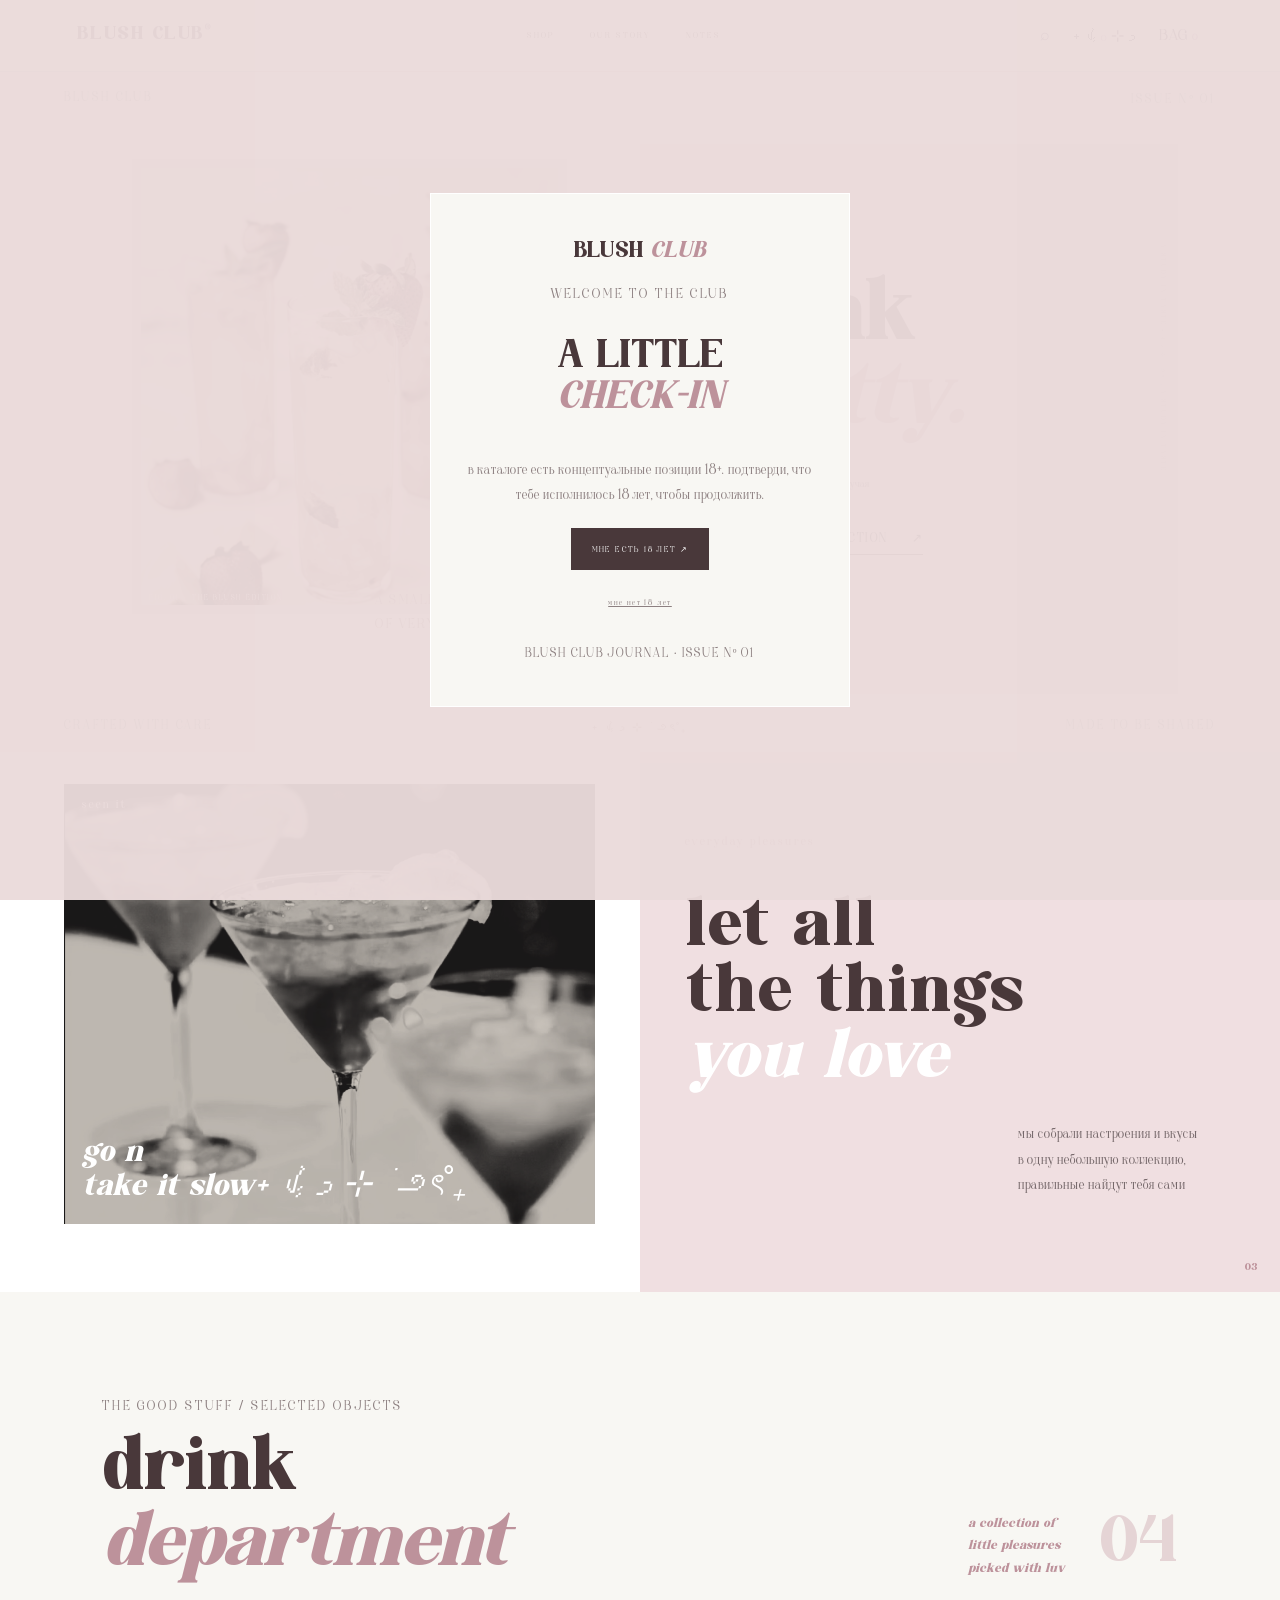
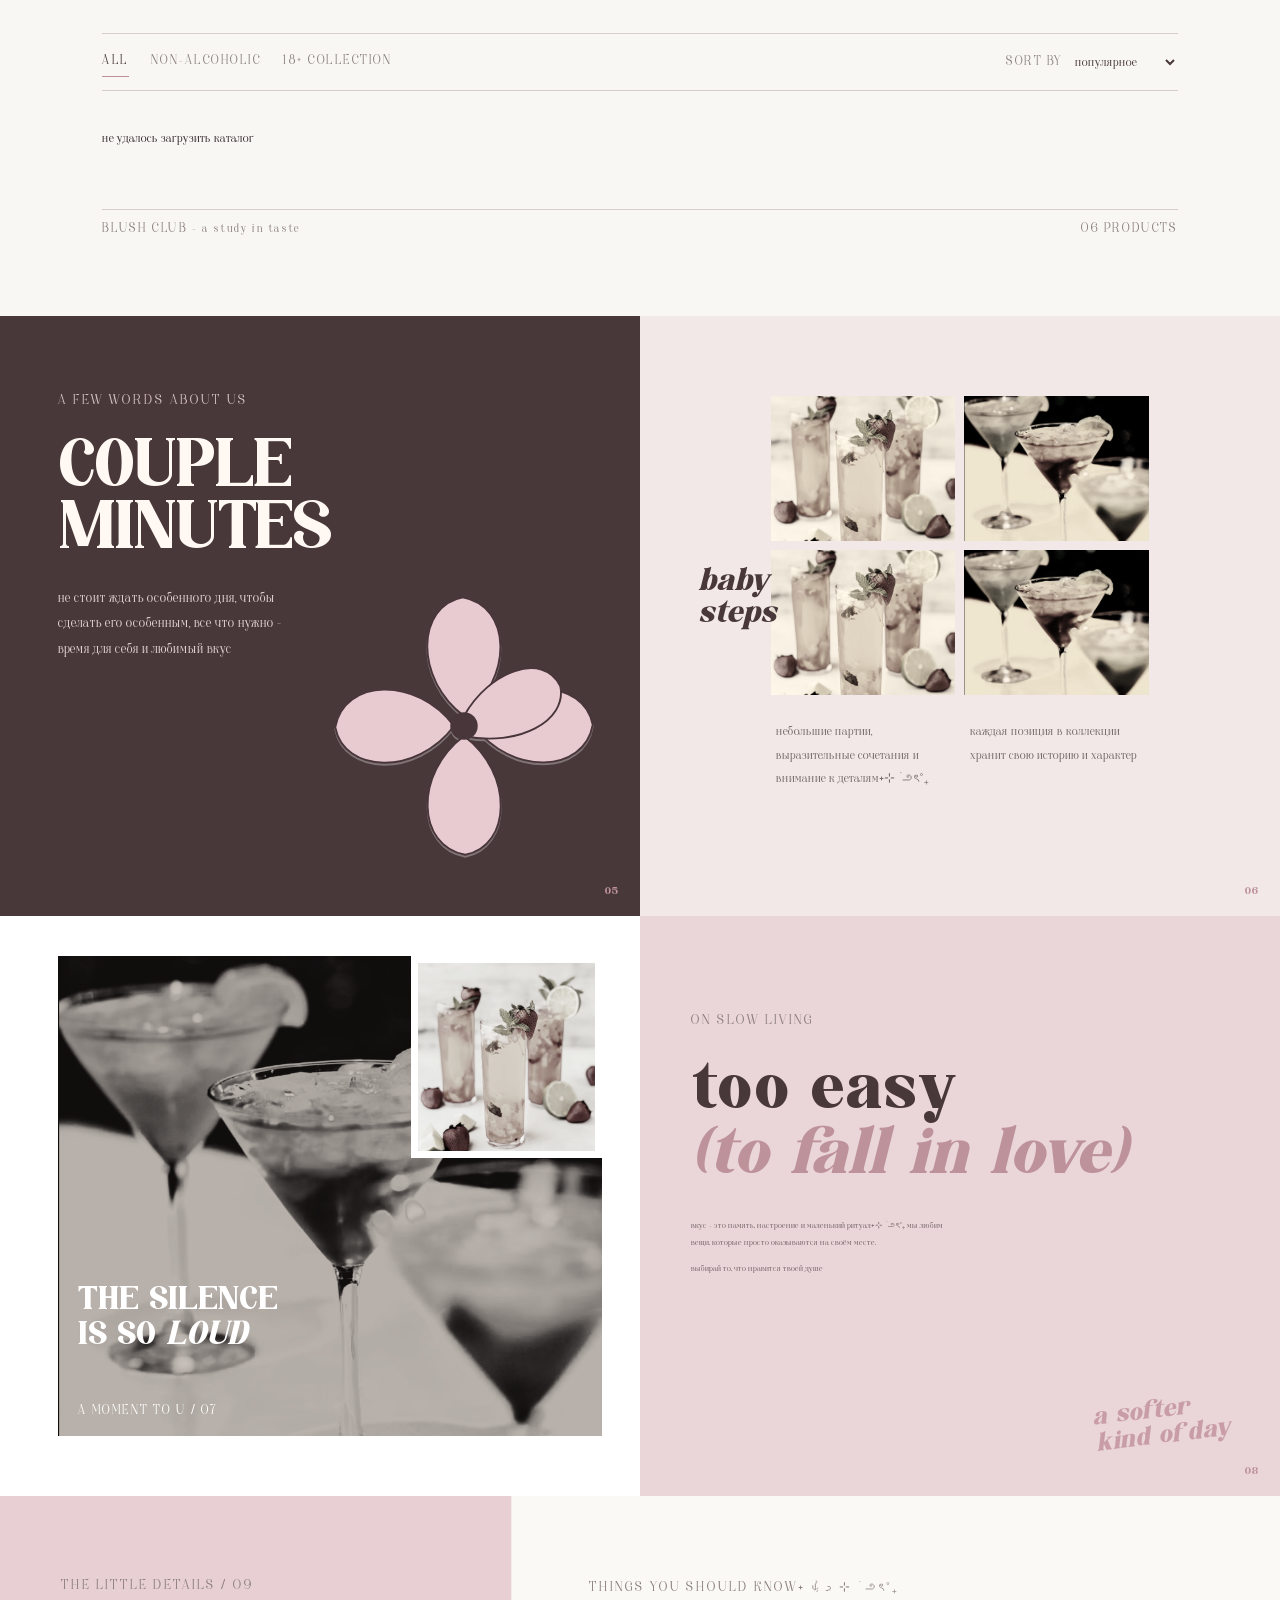
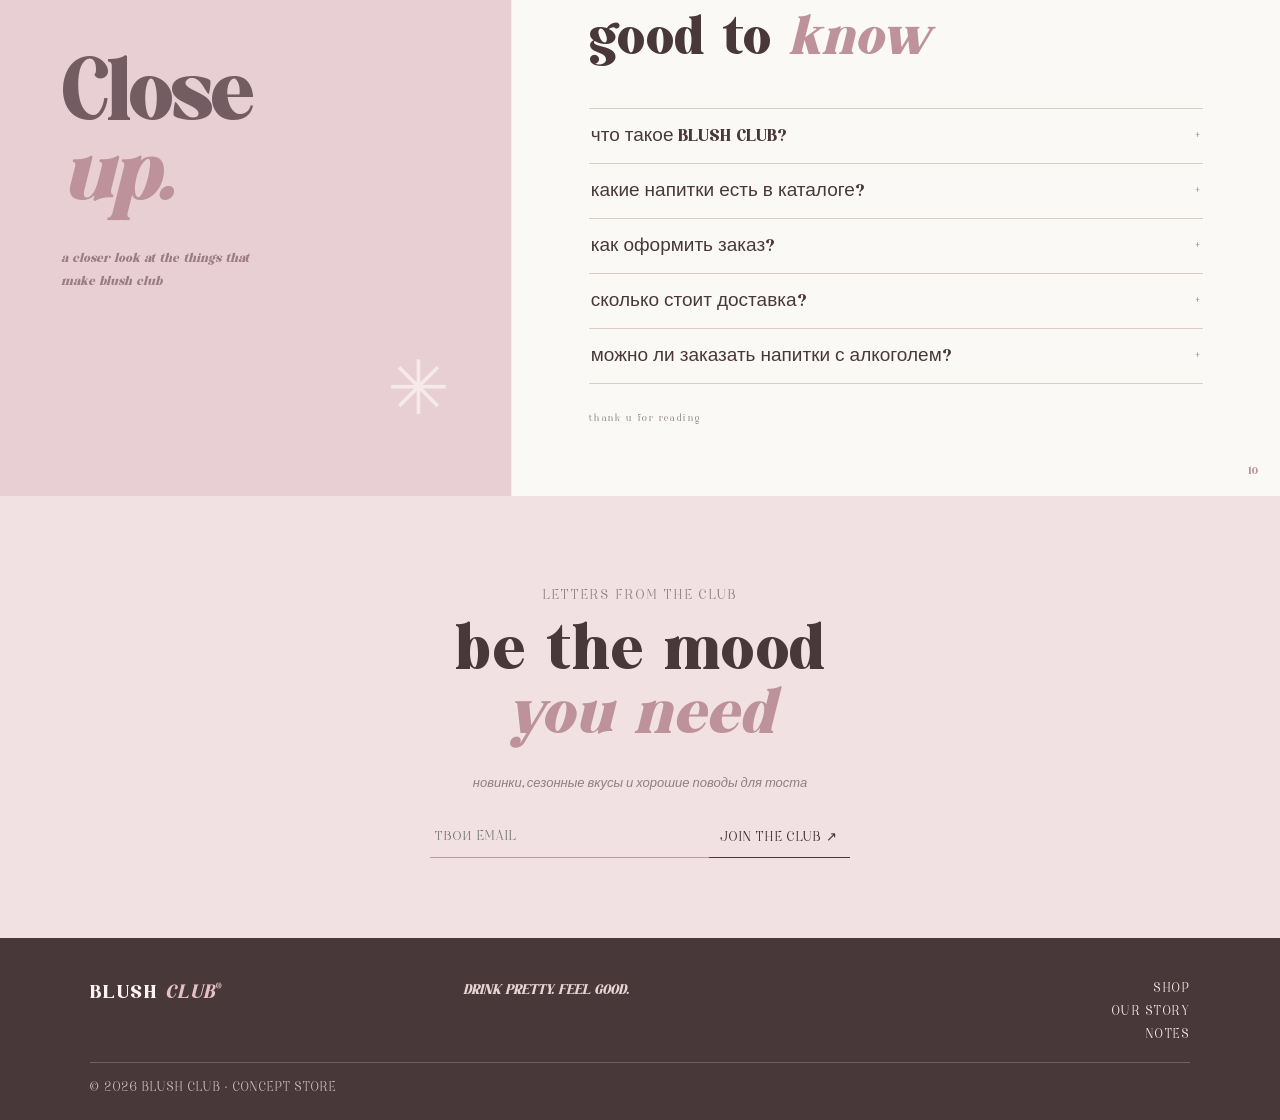
<file: index.html>
<!doctype html>
<html lang="ru">
<head>
  <meta charset="UTF-8">
  <meta name="viewport" content="width=device-width, initial-scale=1">
  <meta name="theme-color" content="#ead5d8">
  <title>BLUSH CLUB</title>
  <link rel="icon" type="image/png" href="images/logo.png">
  <link rel="preconnect" href="https://fonts.googleapis.com">
  <link rel="stylesheet" href="style.css">
  <script defer src="script.js"></script>
</head>
<body>
<header class="site-header">
  <a class="wordmark" href="#home">BLUSH CLUB<sup>®</sup></a>
  <nav id="nav" aria-label="Навигация">
    <a href="#catalog">SHOP</a><a href="#story">OUR STORY</a><a href="#faq">NOTES</a>
  </nav>
  <div class="header-actions">
    <button id="search-toggle" aria-label="Поиск">⌕</button>
    <button id="favorites-toggle" aria-label="Избранное">˖ ᡣ𐭩 ⊹ <small id="fav-count">0</small></button>
    <button id="cart-open" class="bag">BAG <b id="cart-count">0</b></button>
    <button id="hamb" class="hamb" aria-label="Меню">☰</button>
  </div>
</header>

<main id="home">
  <section class="spread opening">
    <div class="folio">BLUSH CLUB<span>ISSUE Nº 01 </span></div>
    <div class="opening-left">
      <div class="opening-photo photo-frame">
        <img src="images/IMG_5172.JPG" alt="Напитки BLUSH CLUB">
        <span class="photo-index">FIG. 01 — THE BLUSH EDITION</span>
      </div>
      <p class="micro-copy opening-micro">A SMALL COLLECTION<br>OF VERY GOOD THINGS˖ ᡣ𐭩 ⊹ ࣪  ౨ৎ˚₊</p>
    </div>
    <div class="opening-right">
      <p class="vertical-note">A STUDY IN TASTE ˖ ᡣ𐭩 ⊹ ࣪  ౨ৎ˚₊ A STUDY IN TASTE</p>
      <p class="eyebrow">INTRODUCTION</p>
      <h1>drink<br><i>pretty.</i></h1>
      <p class="opening-deck">крафтовые напитки для любого случая</p>
      <a class="editorial-link" href="#catalog">DISCOVER THE COLLECTION <span>↗</span></a>
    </div>
    <div class="folio bottom-folio"><span>CRAFTED WITH CARE</span><span>˖ ᡣ𐭩 ⊹ ࣪  ౨ৎ˚₊</span><span>MADE TO BE SHARED</span></div>
  </section>

  <section class="spread seen-spread">
    <div class="seen-image">
      <img src="images/IMG_5171.JPG" alt="Атмосфера BLUSH CLUB">
      <span class="image-overline">seen it</span>
      <span class="image-caption">go n<br>take it slow˖ ᡣ𐭩 ⊹ ࣪  ౨ৎ˚₊</span>
    </div>
    <div class="seen-copy">
      <p class="eyebrow">everyday pleasures</p>
      <h2>let all<br>the things<br><i>you love</i></h2>
      <p class="column-copy">мы собрали настроения и вкусы в одну небольшую коллекцию, правильные найдут тебя сами</p>
      <span class="page-no">03</span>
    </div>
  </section>

  <section class="catalog-section" id="catalog">
    <div class="catalog-intro">
      <div>
        <p class="eyebrow">THE GOOD STUFF / SELECTED OBJECTS</p>
        <h2>drink<br><i>department</i></h2>
      </div>
      <p class="catalog-side-note">a collection of<br>little pleasures<br><i>picked with luv</i></p>
      <span class="giant-number">04</span>
    </div>
    <div class="catalog-toolbar">
      <div class="filters" id="filters">
        <button class="active" data-cat="all">ALL</button>
        <button data-cat="nonalcoholic">NON-ALCOHOLIC</button>
        <button data-cat="alcoholic">18+ COLLECTION</button>
      </div>
      <label class="sort-label">SORT BY
        <select id="sort">
          <option value="featured">популярное</option>
          <option value="asc">сначала дешевле</option>
          <option value="desc">сначала дороже</option>
          <option value="name">по названию</option>
        </select>
      </label>
    </div>
    <div class="search" id="search">
      <input id="query" type="search" placeholder="Найти свой любимый вкус..." aria-label="Поиск товаров">
      <button id="clear-search" aria-label="Очистить поиск">×</button>
    </div>
    <div class="grid" id="products"></div>
    <p class="empty" id="empty" hidden>пока ничего не нашли. попробуй другой запрос ˖ ᡣ𐭩 ⊹</p>
    <div class="catalog-colophon"><span>BLUSH CLUB - a study in taste</span><span id="total">06 PRODUCTS</span></div>
  </section>

  <section class="spread quote-spread" id="story">
    <div class="quote-page">
      <p class="eyebrow">A FEW WORDS ABOUT US</p>
      <h2>couple<br>minutes</h2>
      <p class="quote-body">не стоит ждать особенного дня, чтобы сделать его особенным, все что нужно - время для себя и любимый вкус</p>
      <div class="flower-mark" aria-hidden="true">
        <svg viewBox="0 0 240 240">
          <g fill="#e8cbd1" stroke="#49363a" stroke-width="1.5">
            <path d="M120 112 C80 82 82 24 119 17 C158 24 160 82 120 112Z"/>
            <path d="M128 120 C158 80 216 82 223 119 C216 158 158 160 128 120Z"/>
            <path d="M120 128 C160 158 158 216 121 223 C82 216 80 158 120 128Z"/>
            <path d="M112 120 C82 160 24 158 17 121 C24 82 82 80 112 120Z"/>
            <path d="M120 112 C140 76 183 60 197 88 C203 116 163 137 120 128Z"/>
          </g>
          <circle cx="120" cy="120" r="11" fill="#49363a"/>
        </svg>
      </div>
      <span class="page-no">05</span>
    </div>
    <div class="quote-photo-page">
      <div class="mini-photo-grid">
        <img src="images/IMG_5172.JPG" alt="напиток из коллекции">
        <img src="images/IMG_5171.JPG" alt="деталь коллекции">
        <img src="images/IMG_5172.JPG" alt="BLUSH CLUB">
        <img src="images/IMG_5171.JPG" alt="BLUSH CLUB">
      </div>
      <div class="quote-photo-caption"><i>baby</i><br>steps</div>
      <p class="narrow-copy">небольшие партии, выразительные сочетания и внимание к деталям˖⊹ ࣪  ౨ৎ˚₊ каждая позиция в коллекции  хранит свою историю и характер</p>
      <span class="page-no">06</span>
    </div>
  </section>

  <section class="spread photo-essay">
    <div class="essay-collage">
      <img class="essay-main" src="images/IMG_5171.JPG">
      <img class="essay-small" src="images/IMG_5172.JPG">
      <h2>the silence<br>is so <i>loud</i></h2>
      <span class="essay-label">A MOMENT TO U / 07</span>
    </div>
    <div class="essay-text">
      <p class="eyebrow">ON SLOW LIVING</p>
      <h2>too easy<br><i>(to fall in love)</i></h2>
      <p>вкус - это память, настроение и маленький ритуал˖⊹ ࣪  ౨ৎ˚₊ мы любим вещи, которые просто оказываются на своём месте.</p>
      <p>выбирай то, что нравится твоей душе</p>
      <span class="scribble essay-script">a softer<br><i>kind of day</i></span>
      <span class="page-no">08</span>
    </div>
  </section>

  <section class="spread close-spread" id="faq">
    <div class="close-title">
      <p class="eyebrow">THE LITTLE DETAILS / 09</p>
      <h2>Close<br><i>up.</i></h2>
      <p class="close-intro">a closer look at the things that make blush club</p>
      <span class="close-star">✳</span>
    </div>
    <div class="faq-page">
      <div class="faq-heading">
        <p class="eyebrow">THINGS YOU SHOULD KNOW˖ ᡣ𐭩 ⊹ ࣪  ౨ৎ˚₊</p>
        <h2>good to <i>know</i></h2>
      </div>
      <div class="faq-list">
        <details class="faq-item">
          <summary><span>что такое BLUSH CLUB?</span><span class="faq-icon">+</span></summary>
          <div class="faq-answer">BLUSH CLUB - концепт-магазин крафтовых напитков, мы объединяем различные вкусы, нестандартную подачу и эстетику повседневных удовольствий</div>
        </details>
        <details class="faq-item">
          <summary><span>какие напитки есть в каталоге?</span><span class="faq-icon">+</span></summary>
          <div class="faq-answer">в коллекции представлены фруктовые, ягодные, игристые и другие необычные напитки, алкогольные и безалкогольные</div>
        </details>
        <details class="faq-item">
          <summary><span>как оформить заказ?</span><span class="faq-icon">+</span></summary>
          <div class="faq-answer">добавь позиции в корзину, проверь состав заказа и нажми «оформить заказ», заполни форму.</div>
        </details>
        <details class="faq-item">
          <summary><span>сколько стоит доставка?</span><span class="faq-icon">+</span></summary>
          <div class="faq-answer">условия доставки будут показаны при оформлении заказа</div>
        </details>
        <details class="faq-item">
          <summary><span>можно ли заказать напитки с алкоголем?</span><span class="faq-icon">+</span></summary>
          <div class="faq-answer">в каталоге могут отображаться концептуальные позиции 18+, это демо-позиции</div>
        </details>
      </div>
      <p class="faq-colophon">thank u for reading</p>
      <span class="page-no">10</span>
    </div>
  </section>

  <section class="newsletter">
    <p class="eyebrow">LETTERS FROM THE CLUB</p>
    <h2>be the mood<br><i>you need</i></h2>
    <p>новинки, сезонные вкусы и хорошие поводы для тоста</p>
    <form id="newsletter">
      <input type="email" required placeholder="ТВОЙ EMAIL" aria-label="Твой email">
      <button>JOIN THE CLUB ↗</button>
    </form>
  </section>
</main>

<footer class="site-footer">
  <a class="wordmark" href="#home">BLUSH <i>CLUB</i><sup>®</sup></a>
  <p>DRINK PRETTY. FEEL GOOD.</p>
  <nav><a href="#catalog">SHOP</a><a href="#story">OUR STORY</a><a href="#faq">NOTES</a></nav>
  <small>© 2026 BLUSH CLUB · CONCEPT STORE</small>
</footer>

<div class="search" id="search-panel" aria-hidden="true"></div>
<div class="overlay" id="overlay"></div>
<aside class="drawer" id="drawer">
  <div class="drawer-head">
    <div><p class="eyebrow">UR LITTLE HAUL</p><h2>ur bag <i>♡</i></h2></div>
    <button id="cart-close" aria-label="Закрыть">×</button>
  </div>
  <div id="cart-items"></div>
  <div id="cart-empty" class="cart-empty"><b>♡</b><h3>тут пока пусто</h3><p>самое время найти что-то для души</p><button class="btn dark" id="continue">В КАТАЛОГ</button></div>
  <div class="cart-footer" id="cart-footer">
    <p>ИТОГО <strong id="subtotal">0 ₽</strong></p>
    <small>доставка рассчитывается при оформлении</small>
    <button class="btn pink" id="checkout-open">ОФОРМИТЬ ЗАКАЗ ↗</button>
  </div>
</aside>

<section class="modal" id="product-modal">
  <button class="modal-close" data-close aria-label="Закрыть">×</button>
  <div id="product-detail"></div>
</section>

<section class="modal checkout" id="checkout-modal">
  <button class="modal-close" data-close aria-label="Закрыть">×</button>

  <p class="eyebrow">ALMOST YOURS</p>
  <h2>check <i>out.</i></h2>

  <p class="muted">демо-оформление заказа</p>

  <form id="checkout-form">
    <label>
      имя
      <input name="name" required minlength="2" placeholder="как к тебе обращаться?">
    </label>

    <label>
      email
      <input name="email" type="email" required placeholder="name@example.com">
    </label>

    <label>
      телефон
      <input name="phone" required pattern="[+0-9() -]{7,}" placeholder="+7 ...">
    </label>

    <label>
      адрес доставки
      <textarea name="address" required minlength="8" rows="2" placeholder="город, улица, дом"></textarea>
    </label>

    <button type="submit" class="btn pink">ПОДТВЕРДИТЬ ЗАКАЗ ↗</button>
  </form>
</section>

<div class="toast" id="toast" role="status"></div>

<div class="age-gate" id="age-gate">
  <div class="age-box">
    <div class="age-logo">BLUSH <i>CLUB</i></div>
    <p class="eyebrow">WELCOME TO THE CLUB</p>
    <h2>a little<br><i>check-in</i></h2>
    <p>в каталоге есть концептуальные позиции 18+. подтверди, что тебе исполнилось 18 лет, чтобы продолжить.</p>
    <button id="age-yes">МНЕ ЕСТЬ 18 ЛЕТ ↗</button>
    <button id="age-no" class="age-no">мне нет 18 лет</button>
    <small>BLUSH CLUB JOURNAL · ISSUE Nº 01</small>
  </div>
</div>
</body>
</html>
</file>
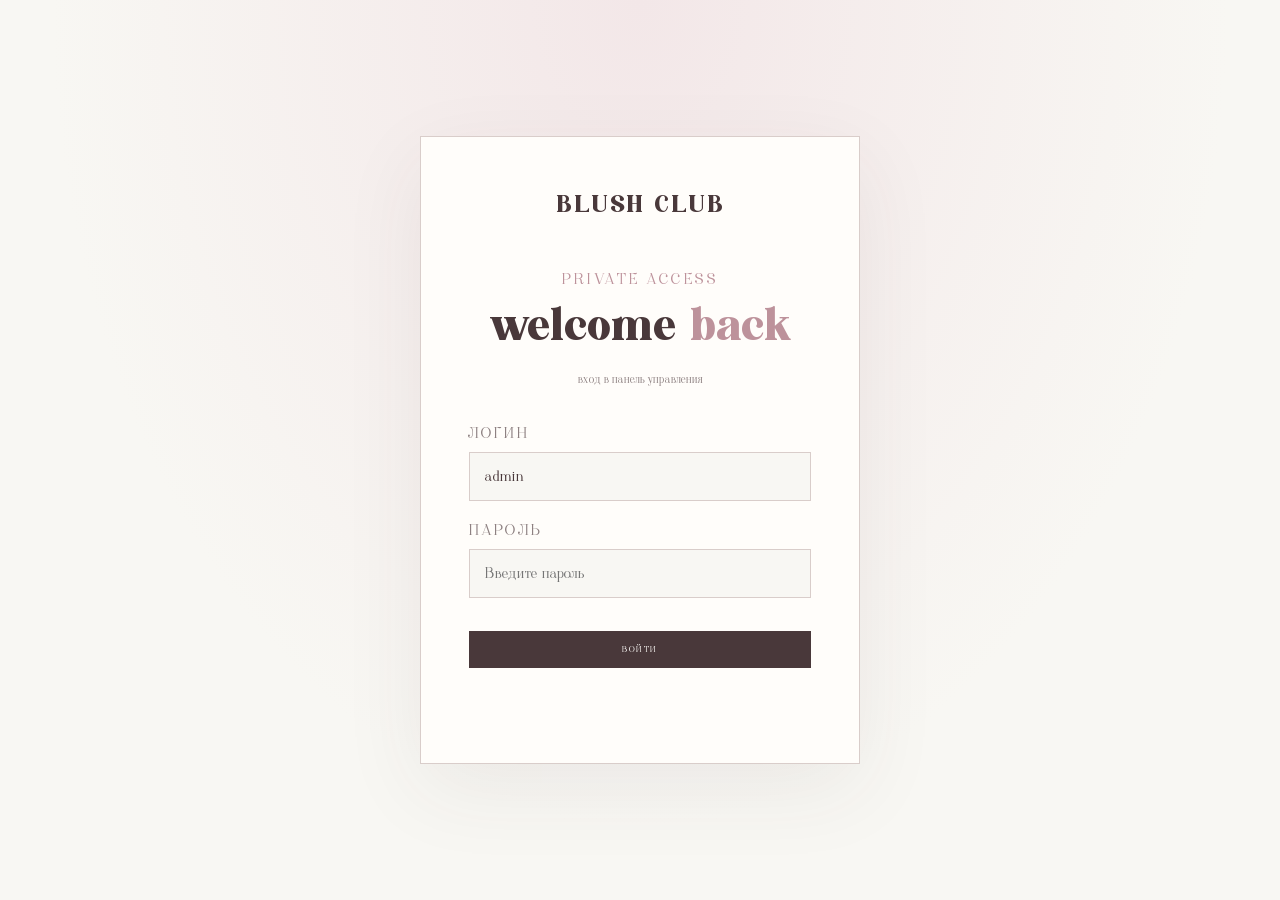
<file: admin.html>
<!DOCTYPE html>
<html lang="ru">
<head>
    <meta charset="UTF-8">
    <meta name="viewport" content="width=device-width, initial-scale=1.0">
    <title>BLUSH CLUB admin</title>
    <link rel="stylesheet" href="admin.css">
</head>
<body>

    <section class="login-screen" id="login-screen">
        <div class="login-card">
            <a href="index.html" class="logo">BLUSH CLUB</a>
            <p class="eyebrow">private access</p>
            <h1>welcome <em>back</em></h1>
            <p class="login-description">вход в панель управления</p>

            <form id="login-form">
                <label>
                    ЛОГИН
                    <input id="login" value="admin" required>
                </label>

                <label>
                    ПАРОЛЬ
                    <input id="password" type="password"
                           placeholder="Введите пароль" required>
                </label>

                <button type="submit">ВОЙТИ</button>
                <p id="login-error"></p>
            </form>
        </div>
    </section>

    <div id="admin-panel" hidden>
        <header class="header">
            <a href="index.html" class="logo">BLUSH<span>CLUB</span></a>
            <div>
                <span class="admin-label">ADMINISTRATION</span>
                <button id="logout">ВЫЙТИ</button>
            </div>
        </header>

        <main class="container">
            <section class="welcome">
                <p class="eyebrow">admin panel</p>
                <h1>order <em>management˖ ᡣ𐭩 ⊹</em></h1>
                <p>управление заказами BLUSH CLUB</p>
            </section>

            <section class="stats">
                <div class="stat">
                    <span>ВСЕ ЗАКАЗЫ</span>
                    <strong id="total-orders">0</strong>
                </div>
                <div class="stat">
                    <span>НОВЫЕ</span>
                    <strong id="new-orders">0</strong>
                </div>
                <div class="stat">
                    <span>ВЫРУЧКА</span>
                    <strong id="revenue">0 ₽</strong>
                </div>
            </section>

            <section class="orders-section">
                <div class="section-heading">
                    <div>
                        <p class="eyebrow">CUSTOMER REQUESTS</p>
                        <h2>заказы</h2>
                    </div>
                    <button onclick="loadOrders()">ОБНОВИТЬ ↻</button>
                </div>

                <div id="orders" class="orders">
                    <p>загрузка заказов...</p>
                </div>
            </section>
        </main>
    </div>

    <script src="admin.js"></script>
</body>
</html>
</file>
<file: style.css>
@font-face {
    font-family: 'Fredella';
    src: url('./Fredella.ttf') format('truetype');
    font-display: swap;
}

@font-face {
    font-family: 'Gatchina';
    src: url('./Gatchina Regular.ttf') format('truetype');
    font-display: swap;
}

:root{--paper:#f8f7f3;--white:#fffdfa;--pink:#ead5d8;--pink-light:#f3e7e8;--rose:#bd929b;--brown:#49383a;--ink:#392d30;--muted:#8d8081;--line:#d9cdca;}
*{box-sizing:border-box}
html{scroll-behavior:smooth;scroll-padding-top:80px}
body{margin:0;background:var(--paper);color:var(--ink);font-family:'Gatchina', 'Times New Roman', serif;font-size:13px;-webkit-font-smoothing:antialiased}
body,button,input,textarea,select{font-family:'Gatchina', 'Times New Roman', serif}
button,input,textarea,select{font-size:inherit}
button{color:inherit;cursor:pointer}
a{color:inherit;text-decoration:none}
img{display:block;max-width:100%}
::selection{background:var(--pink);color:var(--brown)}
.site-header{height:72px;padding:0 6%;display:flex;align-items:center;justify-content:space-between;gap:25px;border-bottom:1px solid var(--line);background:var(--paper);position:sticky;top:0;z-index:40}
.wordmark{font:22px 'Fredella', Arial, sans-serif;letter-spacing:1.5px;color:var(--brown);white-space:nowrap}
.wordmark i{color:var(--rose);font-weight:400}
.wordmark sup{font:8px 'Gatchina', 'Times New Roman', serif;vertical-align:top}
#nav{display:flex;gap:35px}
#nav a,.site-footer nav a{font-size:8px;letter-spacing:2px}
.header-actions{display:flex;gap:13px;align-items:center}
.header-actions button{border:0;background:none;font-size:16px;padding:5px}
.header-actions small,.header-actions b{font-size:9px;color:var(--rose)}
#hamb{display:none}
.spread{max-width:1440px;margin:0 auto;position:relative;display:grid;grid-template-columns:1fr 1fr;min-height:620px;overflow:hidden}
.folio{position:absolute;top:20px;left:5%;right:5%;display:flex;justify-content:space-between;font-size:7px;letter-spacing:2px;color:var(--muted);z-index:5}
.bottom-folio{top:auto;bottom:17px}
.opening{min-height:680px;padding:72px 8% 58px;background:#f5f1ed}
.opening-left,.opening-right{position:relative;min-width:0}
.opening-left{padding:15px 8% 20px 0}
.photo-frame{position:relative;background:#ded5d2;padding:9px}
.opening-photo{height:455px;width:88%;margin:0 auto}
.opening-photo img{height:100%;width:100%;object-fit:cover;filter:grayscale(.45) sepia(.18) contrast(.9)}
.photo-index{position:absolute;bottom:13px;left:17px;color:white;font-size:7px;letter-spacing:1.5px}
.scribble{font:italic clamp(38px,5vw,69px)/.85 'Fredella', Arial, sans-serif;color:#c89da7;font-weight:400}
.opening-script{position:absolute;z-index:2;top:115px;left:-2%;transform:rotate(-8deg);text-shadow:0 1px rgba(255,255,255,.6);pointer-events:none}
.opening-script em{padding-left:85px}
.micro-copy{position:absolute;right:1%;bottom:45px;font-size:7px;line-height:1.7;letter-spacing:1.5px;color:var(--muted)}
.opening-right{padding:80px 5% 45px 11%;background:#ead5d8}
.opening-right .eyebrow,.eyebrow{font-size:8px;letter-spacing:2px;color:var(--muted)}
.opening h1{font:400 clamp(75px,8vw,112px)/.82 'Fredella', Arial, sans-serif;letter-spacing:-3px;color:var(--brown);margin:40px 0 25px}
.opening h1 i,.catalog-intro h2 i,.seen-copy h2 i,.essay-text h2 i,.close-title h2 i,.faq-heading h2 i,.newsletter h2 i{color:var(--rose);font-weight:400}
.opening-deck{max-width:250px;font-size:11px;line-height:2;color:#75686a}
.editorial-link{display:inline-block;margin-top:25px;padding-bottom:8px;border-bottom:1px solid var(--brown);font-size:7px;letter-spacing:1.6px}
.editorial-link span{margin-left:18px}
.opening-stamp{position:absolute;right:8%;bottom:38px;width:94px;height:94px;border:1px solid #b9929b;border-radius:50%;display:grid;place-content:center;text-align:center;font:16px/1.05 'Fredella', Arial, sans-serif;color:var(--brown);transform:rotate(11deg)}
.opening-stamp i{font-size:20px;color:var(--rose)}
.opening-stamp small{font:6px 'Gatchina', 'Times New Roman', serif;letter-spacing:1px;margin-top:5px}
.vertical-note{position:absolute;right:5px;top:100px;writing-mode:vertical-rl;font-size:6px;letter-spacing:2px;color:#a48a8e}
.seen-spread{min-height:540px;grid-template-columns:1fr 1fr;background:#fff}
.seen-image{position:relative;margin:32px 7% 40px 10%;height:440px;background:#392f30;overflow:hidden}
.seen-image img{width:100%;height:100%;object-fit:cover;filter:grayscale(1) sepia(.18) contrast(.85);opacity:.82}
.image-overline{position:absolute;top:15px;left:18px;color:#fff;font-size:7px;letter-spacing:2px}
.image-caption{position:absolute;bottom:18px;left:18px;color:#fff;font:italic 32px/.95 'Fredella', Arial, sans-serif}
.seen-copy{position:relative;padding:70px 12% 55px 7%;background:#f0dfe1}
.seen-copy h2{font:400 clamp(50px,6.3vw,82px)/.82 'Fredella', Arial, sans-serif;color:var(--brown);margin:50px 0 20px}
.seen-copy h2 i{color:#fff}
.rotated-phrase{position:absolute;top:115px;right:8%;width:150px;transform:rotate(-12deg);font:italic 14px 'Fredella', Arial, sans-serif;color:var(--rose)}
.column-copy{max-width:185px;margin:25px 0 0 auto;font-size:9px;line-height:1.8;color:#75686a}
.page-no{position:absolute;right:22px;bottom:18px;font:12px 'Fredella', Arial, sans-serif;color:var(--rose)}
.catalog-section{padding:95px 8% 80px;background:var(--paper)}
.catalog-intro{max-width:1150px;margin:0 auto 45px;display:grid;grid-template-columns:1fr auto auto;align-items:end;gap:35px;position:relative}
.catalog-intro h2{font:400 clamp(55px,7vw,91px)/.85 'Fredella', Arial, sans-serif;letter-spacing:-2px;color:var(--brown);margin:22px 0 0}
.catalog-side-note{font:italic 15px/1.5 'Fredella', Arial, sans-serif;color:var(--rose);margin:0 0 8px}
.giant-number{font:75px 'Fredella', Arial, sans-serif;color:#e5d4d5}
.catalog-toolbar{max-width:1150px;margin:0 auto 28px;padding:13px 0;border-top:1px solid var(--line);border-bottom:1px solid var(--line);display:flex;justify-content:space-between;align-items:center;gap:15px}
.filters{display:flex;gap:22px;flex-wrap:wrap}
.filters button{border:0;border-bottom:1px solid transparent;background:none;padding:8px 0;font-size:7px;letter-spacing:1.5px;color:var(--muted)}
.filters button.active,.filters button:hover{border-color:var(--rose);color:var(--brown)}
.sort-label{font-size:7px;letter-spacing:1.5px;color:var(--muted);display:flex;gap:8px;align-items:center}
#sort{border:0;background:transparent;color:var(--brown);font-size:10px;outline:0}
.search{display:none;max-width:1150px;margin:0 auto 20px;border-bottom:1px solid var(--line);gap:10px}
.search.show{display:flex}
.search input{width:100%;padding:12px 3px;border:0;outline:0;background:transparent}
.search button{border:0;background:none;font-size:19px}
#products,.grid{max-width:1150px;margin:0 auto;display:grid;grid-template-columns:repeat(3,minmax(0,1fr));gap:42px 23px}
.card{min-width:0;background:transparent;position:relative}
.visual{height:clamp(260px,32vw,405px);position:relative;overflow:hidden;background:#e9dedc;cursor:pointer}
.visual img{width:100%;height:100%;object-fit:cover;filter:grayscale(.22) sepia(.12) saturate(.72);transition:transform .6s}
.card:hover .visual img{transform:scale(1.035)}
.visual:after{content:"";position:absolute;inset:8px;border:1px solid rgba(255,255,255,.55);pointer-events:none}
.badge{position:absolute;top:14px;left:14px;z-index:2;padding:6px 8px;background:rgba(248,247,243,.9);font-size:7px;letter-spacing:1px}
.heart{position:absolute;right:12px;top:12px;z-index:3;border:0;background:rgba(255,253,250,.88);width:30px;height:30px;border-radius:50%;font-size:16px;color:var(--brown)}
.heart.active{color:#b66f80}
.quick{position:absolute;left:10px;right:10px;bottom:10px;z-index:3;padding:12px;border:0;background:rgba(248,247,243,.94);font-size:7px;letter-spacing:1.5px;opacity:0;transition:.2s}
.card:hover .quick,.quick:focus{opacity:1}
.info{display:flex;justify-content:space-between;gap:10px;padding:13px 1px 0}
.name{font:19px 'Fredella', Arial, sans-serif;color:var(--brown);margin-bottom:5px}
.type{font-size:7px;letter-spacing:1.3px;color:var(--muted);text-transform:uppercase}
.price{font:17px 'Fredella', Arial, sans-serif;white-space:nowrap;color:var(--brown)}
.rating{font-size:9px;color:var(--rose);margin-top:7px}
.empty{text-align:center;padding:40px;color:var(--muted)}
.catalog-colophon{max-width:1150px;margin:50px auto 0;padding-top:13px;border-top:1px solid var(--line);display:flex;justify-content:space-between;font-size:7px;letter-spacing:1.6px;color:var(--muted)}
.quote-spread{min-height:600px;grid-template-columns:1fr 1fr}
.quote-page{position:relative;overflow:hidden;padding:65px 9% 60px;background:#49383a;color:#f8eeee}
.quote-page .eyebrow{color:#d5bfc3}
.quote-page h2{font:400 clamp(50px,6vw,78px)/.8 'Fredella', Arial, sans-serif;text-transform:uppercase;margin:35px 0 20px;color:#fff8f3;letter-spacing:-2px}
.quote-body{max-width:230px;font-size:9px;line-height:1.8;color:#e0d2d0}
.flower-mark{position:absolute;width:min(60%,300px);right:4%;bottom:6%;filter:drop-shadow(0 2px 0 rgba(255,255,255,.3))}
.flower-mark svg{width:100%}
.quote-photo-page{position:relative;padding:65px 9% 55px;background:#f2e8e7}
.mini-photo-grid{display:grid;grid-template-columns:repeat(2,1fr);gap:9px;width:72%;margin:15px auto 0}
.mini-photo-grid img{width:100%;height:145px;object-fit:cover;filter:grayscale(.7) sepia(.2)}
.quote-photo-caption{position:absolute;top:42%;left:9%;font:italic 37px/.85 'Fredella', Arial, sans-serif;color:var(--brown);z-index:2}
.narrow-copy{width:70%;margin:25px auto 0;font-size:8px;line-height:1.8;columns:2;column-gap:20px;color:#76696a}
.photo-essay{min-height:580px;background:#fff;grid-template-columns:1fr 1fr}
.essay-collage{position:relative;margin:40px 6% 45px 9%;height:480px;background:#3b3031;overflow:hidden}
.essay-main{width:100%;height:100%;object-fit:cover;filter:grayscale(1) sepia(.15);opacity:.72}
.essay-small{position:absolute;right:0;top:0;width:35%;height:42%;object-fit:cover;border:7px solid white;filter:grayscale(.7)}
.essay-collage h2{position:absolute;left:20px;bottom:50px;color:white;font:400 38px/.9 'Fredella', Arial, sans-serif;text-transform:uppercase}
.essay-collage h2 i{font-style:italic}
.essay-label{position:absolute;left:20px;bottom:18px;color:white;font-size:7px;letter-spacing:1.5px}
.essay-text{position:relative;padding:85px 12% 60px 8%;background:#ead5d8}
.essay-text h2{font:400 clamp(49px,6vw,78px)/.84 'Fredella', Arial, sans-serif;color:var(--brown);margin:35px 0 25px}
.essay-text>p:not(.eyebrow){max-width:260px;font-size:9px;line-height:1.9;color:#716467}
.essay-script{position:absolute;right:8%;bottom:45px;font-size:30px;transform:rotate(-7deg)}
.close-spread{min-height:600px;grid-template-columns:.8fr 1.2fr;background:#e8cfd3}
.close-title{position:relative;padding:70px 8% 50px 12%;border-right:1px solid rgba(255,255,255,.55)}
.close-title h2{font:400 clamp(65px,8vw,108px)/.78 'Fredella', Arial, sans-serif;color:#735d62;letter-spacing:-4px;margin:70px 0 25px}
.close-intro{max-width:190px;font:italic 15px/1.5 'Fredella', Arial, sans-serif;color:#9a7d83}
.close-star{position:absolute;bottom:55px;right:12%;font:75px 'Fredella', Arial, sans-serif;color:rgba(255,255,255,.55)}
.faq-page{position:relative;padding:70px 10% 55px;background:#fbf9f6}
.faq-heading h2{font:400 clamp(43px,5vw,65px)/.9 'Fredella', Arial, sans-serif;color:var(--brown);margin:20px 0 35px}
.faq-list{border-top:1px solid var(--line)}
.faq-item{border-bottom:1px solid var(--line)}
.faq-item summary{display:flex;justify-content:space-between;align-items:center;gap:15px;padding:15px 2px;list-style:none;cursor:pointer;font:16px 'Fredella', Arial, sans-serif;color:var(--brown)}
.faq-item summary::-webkit-details-marker{display:none}
.faq-icon{font:15px 'Gatchina', 'Times New Roman', serif;color:var(--rose);transition:transform .2s}
.faq-item[open] .faq-icon{transform:rotate(45deg)}
.faq-answer{max-width:530px;padding:0 2px 16px;font-size:8px;line-height:1.9;color:var(--muted)}
.faq-colophon{margin-top:28px;font-size:6px;letter-spacing:1.4px;color:var(--muted)}
.newsletter{padding:80px 20px;text-align:center;background:#f1e1e2}
.newsletter h2{font:400 clamp(50px,6vw,75px)/.85 'Fredella', Arial, sans-serif;color:var(--brown);margin:22px 0}
.newsletter h2 i{color:var(--rose)}
.newsletter>p:not(.eyebrow){font:italic 13px 'Fredella', Arial, sans-serif;color:var(--muted)}
#newsletter{display:flex;max-width:420px;margin:25px auto 0}
#newsletter input{flex:1;min-width:0;border:0;border-bottom:1px solid #b99ba0;background:transparent;padding:13px 5px;outline:0;font-size:8px;letter-spacing:1px}
#newsletter button{border:0;border-bottom:1px solid var(--brown);background:none;padding:0 12px;font-size:7px;letter-spacing:1px}
.site-footer{padding:45px 7% 25px;background:#49383a;color:#f7eeeb;display:grid;grid-template-columns:1fr 1fr 1fr;align-items:start;gap:20px}
.site-footer .wordmark{color:#fff4f0}
.site-footer .wordmark i{color:#e4bfc5}
.site-footer p{margin:0;font:italic 16px 'Fredella', Arial, sans-serif;color:#e7d5d4}
.site-footer nav{display:flex;flex-direction:column;align-items:flex-end;gap:10px}
.site-footer nav a{font-size:7px;letter-spacing:1.5px}
.site-footer small{grid-column:1/-1;padding-top:17px;border-top:1px solid rgba(255,255,255,.2);font-size:7px;letter-spacing:1px;color:#cbbabb}
#overlay,.overlay{position:fixed;inset:0;z-index:80;background:rgba(45,31,34,.4);opacity:0;visibility:hidden;transition:.25s}
#overlay.show,.overlay.show{opacity:1;visibility:visible}
#drawer,.drawer{position:fixed;right:0;top:0;z-index:90;width:min(440px,100%);height:100dvh;display:flex;flex-direction:column;padding:28px;background:var(--paper);transform:translateX(105%);transition:transform .3s}
#drawer.open,.drawer.open{transform:translateX(0)}
.drawer-head{display:flex;justify-content:space-between;align-items:center;border-bottom:1px solid var(--line);padding-bottom:20px}
.drawer-head h2{font:30px 'Fredella', Arial, sans-serif;margin:5px 0;color:var(--brown)}
.drawer-head h2 i{color:var(--rose)}
#cart-close{border:0;background:none;font-size:25px}
#cart-items{flex:1;overflow:auto;padding:18px 0}
.cart-line{display:grid;grid-template-columns:70px 1fr auto;gap:13px;align-items:center;padding:13px 0;border-bottom:1px solid var(--line)}
.cart-line img{width:70px;height:80px;object-fit:cover}
.cart-line h3{font:18px 'Fredella', Arial, sans-serif;margin:0 0 5px}
.cart-line p{font-size:10px;color:var(--muted)}
.qty{display:flex;gap:9px;align-items:center;margin-top:8px}
.qty button,.remove{border:0;background:none;color:var(--rose)}
#cart-empty{text-align:center;padding:40px 10px;color:var(--muted)}
#cart-empty b{font:40px 'Fredella', Arial, sans-serif;color:var(--rose)}
#cart-empty h3{font:24px 'Fredella', Arial, sans-serif;color:var(--brown)}
#cart-footer{border-top:1px solid var(--line);padding-top:18px}
#cart-footer>p{display:flex;justify-content:space-between;font:20px 'Fredella', Arial, sans-serif}
#cart-footer small{display:block;color:var(--muted);font-size:10px;margin-bottom:15px}
#checkout-open{width:100%}
.btn{display:inline-flex;align-items:center;justify-content:center;min-height:43px;padding:0 22px;border:1px solid var(--brown);font-size:8px;letter-spacing:1.5px}
.btn.dark{background:var(--brown);color:white}
.btn.pink{background:var(--rose);border-color:var(--rose);color:white}
.modal{display:block;position:fixed;top:50%;left:50%;z-index:100;width:min(700px,calc(100% - 28px));max-height:90dvh;overflow:auto;padding:35px;background:var(--paper);box-shadow:0 20px 70px rgba(0,0,0,.15);opacity:0;visibility:hidden;transform:translate(-50%,-46%);transition:.25s}
.modal.open{opacity:1;visibility:visible;transform:translate(-50%,-50%)}
.modal-close{position:absolute;right:15px;top:10px;border:0;background:none;font-size:25px}
.detail{display:grid;grid-template-columns:1fr 1fr;gap:25px;align-items:center}
.detail img{width:100%;max-height:420px;object-fit:cover}
.detail h2{font:35px 'Fredella', Arial, sans-serif;color:var(--brown)}
.detail p{font-size:10px;line-height:1.8;color:var(--muted)}
.detail-price{font:26px 'Fredella', Arial, sans-serif;margin:20px 0}
#checkout-form{display:grid;gap:13px}
#checkout-form label{display:grid;gap:7px;font-size:8px;letter-spacing:1px;color:var(--muted);text-transform:uppercase}
#checkout-form input,#checkout-form textarea{width:100%;padding:12px;border:1px solid var(--line);background:white;outline:0;color:var(--brown)}
#checkout-form button{width:100%}
.checkout h2{font:43px 'Fredella', Arial, sans-serif;color:var(--brown)}
.checkout h2 i{color:var(--rose)}
.muted{font-size:10px;color:var(--muted);line-height:1.7}
.toast{position:fixed;left:50%;bottom:25px;z-index:130;transform:translateX(-50%);background:var(--brown);color:white;padding:13px 20px;font-size:10px;opacity:0;pointer-events:none;transition:.2s}
.toast.show{opacity:1}
.age-gate{position:fixed;inset:0;z-index:150;display:flex;align-items:center;justify-content:center;padding:20px;background:rgba(235,219,219,.96)}
.age-gate.hidden{display:none!important}
.age-box{width:min(420px,100%);padding:45px 35px;text-align:center;background:var(--paper);border:1px solid white}
.age-logo{font:26px 'Fredella', Arial, sans-serif;color:var(--brown);margin-bottom:22px}
.age-logo i{color:var(--rose)}
.age-box h2{font:45px/.9 'Fredella', Arial, sans-serif;text-transform:uppercase;color:var(--brown)}
.age-box h2 i{font-weight:400;color:var(--rose)}
.age-box>p:not(.eyebrow){font-size:10px;line-height:1.8;color:var(--muted);margin:20px 0}
.age-box button{min-height:42px;padding:0 20px;border:1px solid var(--brown);background:var(--brown);color:white;font-size:8px;letter-spacing:1.4px}
.age-box .age-no{display:block;margin:12px auto 0;border:0;background:none;color:var(--muted);text-decoration:underline}
.age-box small{display:block;margin-top:22px;font-size:7px;letter-spacing:1px;color:var(--muted)}
@media(max-width:800px){.opening{padding-left:5%;padding-right:5%}.opening-photo{height:390px}.opening-right{padding-left:8%}.seen-copy{padding-right:7%}.catalog-section{padding-left:5%;padding-right:5%}.visual{height:300px}.quote-page h2{font-size:55px}.flower-mark{width:65%}.essay-text{padding-left:7%;padding-right:7%}.close-title{padding-left:8%}.faq-page{padding-left:7%;padding-right:7%}}
@media(max-width:600px){.site-header{height:62px;padding:0 5%}.wordmark{font-size:19px}#nav{display:none;position:absolute;top:62px;left:0;right:0;padding:20px 6%;background:var(--paper);border-bottom:1px solid var(--line);flex-direction:column;gap:18px}#nav.open{display:flex}#hamb{display:block}.header-actions{gap:5px}.header-actions button{font-size:13px}.spread{grid-template-columns:1fr;min-height:0}.opening{padding:65px 6% 55px}.folio{left:6%;right:6%;font-size:6px}.opening-left{padding:15px 4% 35px}.opening-photo{height:340px;width:85%}.opening-script{top:100px;left:0;font-size:50px}.opening-right{padding:45px 9% 65px;min-height:410px}.opening h1{font-size:82px;margin:30px 0 20px}.opening-stamp{bottom:25px;right:8%;width:78px;height:78px;font-size:13px}.vertical-note{top:45px}.seen-spread{grid-template-columns:1fr}.seen-image{height:350px;margin:35px 8% 10px}.seen-copy{min-height:410px;padding:45px 10% 55px}.seen-copy h2{font-size:68px;margin:40px 0 20px}.rotated-phrase{top:85px}.column-copy{margin-top:20px}.catalog-section{padding:60px 6%}.catalog-intro{grid-template-columns:1fr auto;gap:10px;margin-bottom:30px}.catalog-intro h2{font-size:60px}.catalog-side-note{font-size:12px}.giant-number{display:none}.catalog-toolbar{align-items:flex-start;flex-direction:column}.filters{gap:15px}.sort-label{align-self:flex-end}.grid,#products{grid-template-columns:repeat(2,minmax(0,1fr));gap:28px 12px}.visual{height:230px}.name{font-size:16px}.price{font-size:15px}.quick{opacity:1;font-size:6px;padding:9px}.quote-spread{grid-template-columns:1fr}.quote-page{min-height:500px;padding:55px 8%}.quote-page h2{font-size:65px}.flower-mark{width:60%;right:8%;bottom:4%}.quote-photo-page{min-height:470px;padding:45px 8%}.mini-photo-grid img{height:125px}.photo-essay{grid-template-columns:1fr}.essay-collage{height:390px;margin:30px 7% 5px}.essay-text{min-height:410px;padding:50px 10%}.essay-text h2{font-size:65px}.close-spread{grid-template-columns:1fr}.close-title{min-height:390px;padding:50px 9%;border:0;border-bottom:1px solid rgba(255,255,255,.6)}.close-title h2{font-size:85px;margin:45px 0 20px}.faq-page{padding:50px 8% 55px}.faq-heading h2{font-size:49px}.faq-item summary{font-size:14px}.newsletter{padding:65px 15px}.newsletter h2{font-size:58px}.site-footer{grid-template-columns:1fr 1fr;padding:35px 7% 20px}.site-footer nav{grid-column:1/-1;align-items:flex-start;flex-direction:row;gap:20px}.site-footer small{grid-column:1/-1}.detail{grid-template-columns:1fr}.modal{padding:28px 20px}}
@media(max-width:370px){.grid,#products{grid-template-columns:1fr}.visual{height:320px}.opening h1{font-size:70px}.filters{gap:10px}.filters button{font-size:6px}}

.folio {
    font-size: 12px;
}

.micro-copy {
    font-size: 13px;
    line-height: 1.8;
}

.eyebrow {
    font-size: 13px;
}

.editorial-link {
    font-size: 12px;
}

.image-overline {
    font-size: 12px;
}

.image-caption {
    font-size: 36px;
}

.column-copy {
    font-size: 14px;
    line-height: 1.8;
}

.filters button {
    font-size: 12px;
}

.sort-label {
    font-size: 12px;
}

#sort {
    font-size: 13px;
}

.badge {
    font-size: 12px;
}

.quick {
    font-size: 12px;
}

.type {
    font-size: 12px;
}

.rating {
    font-size: 13px;
}

.catalog-colophon {
    font-size: 12px;
}

.quote-body {
    font-size: 14px;
    line-height: 1.8;
}

.narrow-copy {
    font-size: 13px;
    line-height: 1.8;
}

.essay-label {
    font-size: 12px;
}

.faq-item summary {
    font-size: 19px;
}

.faq-answer {
    font-size: 14px;
    line-height: 1.8;
}

.faq-colophon {
    font-size: 11px;
}

#newsletter input,
#newsletter button {
    font-size: 13px;
}

.site-footer nav a {
    font-size: 12px;
}

.site-footer small {
    font-size: 12px;
}

#checkout-form label {
    font-size: 13px;
}

.age-box > p:not(.eyebrow) {
    font-size: 14px;
}

.age-box small {
    font-size: 12px;
}

.btn {
    font-size: 12px;
}

.muted {
    font-size: 14px;
}

.toast {
    font-size: 14px;
}

@media (max-width: 600px) {
    .folio {
        font-size: 11px;
    }

    .filters button {
        font-size: 11px;
    }

    .type {
        font-size: 11px;
    }

    .quick {
        font-size: 11px;
    }

    .column-copy,
    .quote-body,
    .faq-answer {
        font-size: 14px;
    }
}
</file>
<file: admin.css>
@font-face {
    font-family: 'Fredella';
    src: url('./Fredella.ttf') format('truetype');
    font-display: swap;
}

@font-face {
    font-family: 'Gatchina';
    src: url('./GatchinaRegular.ttf') format('truetype');
    font-display: swap;
}

@font-face {
    font-family: 'Marsyanda';
    src: url('./Marsyanda.otf') format('opentype');
    font-display: swap;
}

:root {
    --paper: #f8f7f3;
    --white: #fffdfa;
    --pink: #ead5d8;
    --pink-light: #f3e7e8;
    --rose: #bd929b;
    --brown: #49383a;
    --ink: #392d30;
    --muted: #8d8081;
    --line: #d9cdca;
}

* {
    box-sizing: border-box;
}

body {
    margin: 0;
    background: var(--paper);
    color: var(--ink);
    font-family: 'Gatchina', 'Times New Roman', serif;
    font-size: 13px;
    -webkit-font-smoothing: antialiased;
}

body, button, input, textarea, select {
    font-family: 'Gatchina', 'Times New Roman', serif;
}

button, input, textarea, select {
    font-size: inherit;
}

button {
    color: inherit;
    cursor: pointer;
}

a {
    color: inherit;
    text-decoration: none;
}

[hidden] {
    display: none !important;
}


.header {
    min-height: 72px;
    padding: 0 6%;
    display: flex;
    align-items: center;
    justify-content: space-between;
    gap: 20px;
    border-bottom: 1px solid var(--line);
    background: var(--paper);
}

.logo {
    font: 22px 'Fredella', serif;
    letter-spacing: 1.5px;
    color: var(--brown);
    white-space: nowrap;
}

.logo span {
    color: var(--rose);
}

.header > div {
    display: flex;
    align-items: center;
    gap: 25px;
}

.admin-label,
.eyebrow {
    font-size: 16px;
    letter-spacing: 2.5px;
    color: var(--rose);
    text-transform: uppercase;
}


.container {
    max-width: 1200px;
    margin: 0 auto;
    padding: 75px 6% 100px;
}

.welcome {
    margin-bottom: 55px;
}

.welcome h1,
.login-card h1 {
    font-family: 'Fredella', serif;
    font-size: clamp(42px, 6vw, 72px);
    font-weight: 400;
    line-height: 1.05;
    margin: 15px 0;
    color: var(--brown);
}

.welcome h1 em,
.login-card h1 em {
    color: var(--rose);
    font-style: normal;
}

.welcome > p:last-child,
.login-description {
    color: var(--muted);
    font-size: 12px;
}


.stats {
    display: grid;
    grid-template-columns: repeat(3, 1fr);
    gap: 15px;
    margin: 50px 0 85px;
}

.stat {
    min-height: 145px;
    padding: 27px;
    background: var(--white);
    border: 1px solid var(--line);
}

.stat span {
    display: block;
    font-size: 8px;
    letter-spacing: 2px;
    color: var(--muted);
}

.stat strong {
    display: block;
    margin-top: 22px;
    font-family: 'Fredella', serif;
    font-size: 42px;
    font-weight: 400;
    color: var(--brown);
}

.section-heading {
    display: flex;
    justify-content: space-between;
    align-items: center;
    gap: 20px;
    margin-bottom: 25px;
    padding-bottom: 20px;
    border-bottom: 1px solid var(--line);
}

.section-heading h2 {
    font-family: 'Fredella', serif;
    font-size: 43px;
    font-weight: 400;
    color: var(--brown);
    margin: 8px 0 0;
}

.orders > p {
    color: var(--muted);
}

.order {
    padding: 28px;
    margin-bottom: 14px;
    background: var(--white);
    border: 1px solid var(--line);
    transition: border-color .2s ease, transform .2s ease;
}

.order:hover {
    border-color: var(--rose);
    transform: translateY(-2px);
}

.order-top {
    display: flex;
    justify-content: space-between;
    align-items: center;
    gap: 15px;
    flex-wrap: wrap;
}

.order-number {
    font-family: 'Fredella', serif;
    font-size: 27px;
    color: var(--brown);
}

.order-info {
    color: var(--muted);
    line-height: 1.9;
    margin: 20px 0;
    font-size: 12px;
}

button {
    padding: 13px 22px;
    border: 1px solid var(--brown);
    background: var(--brown);
    color: var(--white);
    font-size: 9px;
    letter-spacing: 1.5px;
    transition: background .2s ease, color .2s ease, border-color .2s ease;
}

button:hover {
    background: var(--rose);
    border-color: var(--rose);
    color: white;
}

.order select {
    padding: 11px 14px;
    border: 1px solid var(--line);
    background: var(--paper);
    color: var(--brown);
    outline: none;
}

.order select:focus {
    border-color: var(--rose);
}

.delete {
    margin-left: 8px;
    background: var(--pink-light);
    border-color: var(--pink);
    color: var(--brown);
}

.delete:hover {
    background: #e8c8ce;
    border-color: #e8c8ce;
    color: var(--brown);
}

#logout {
    padding: 10px 17px;
    font-size: 8px;
}

.login-screen {
    min-height: 100vh;
    display: flex;
    justify-content: center;
    align-items: center;
    padding: 25px;
    background:
        radial-gradient(ellipse at 50% 0%, var(--pink-light), transparent 65%),
        var(--paper);
}

.login-card {
    width: 100%;
    max-width: 440px;
    padding: 55px 48px;
    text-align: center;
    background: var(--white);
    border: 1px solid var(--line);
    box-shadow: 0 25px 80px rgba(73, 56, 58, .07);
}

.login-card .logo {
    display: block;
    margin-bottom: 48px;
    font-size: 29px;
}

.login-card h1 {
    font-size: 53px;
}

.login-description {
    margin: 15px 0 38px;
}

.login-card label {
    display: block;
    margin-bottom: 21px;
    text-align: left;
    font-size: 16px;
    letter-spacing: 2px;
    color: var(--muted);
}

.login-card input {
    display: block;
    width: 100%;
    margin-top: 10px;
    padding: 15px;
    border: 1px solid var(--line);
    background: var(--paper);
    color: var(--brown);
    outline: none;
    transition: border-color .2s ease;
}

.login-card input:focus {
    border-color: var(--rose);
}

.login-card button {
    width: 100%;
    margin-top: 12px;
}

#login-error {
    min-height: 18px;
    color: #a34d65;
    font-size: 11px;
}

@media (max-width: 650px) {
    .header {
        padding: 18px 20px;
    }

    .header > div {
        gap: 10px;
    }

    .admin-label {
        display: none;
    }

    .container {
        padding: 45px 20px 70px;
    }

    .stats {
        grid-template-columns: 1fr;
        gap: 10px;
        margin: 35px 0 60px;
    }

    .stat {
        min-height: 110px;
        padding: 22px;
    }

    .stat strong {
        margin-top: 12px;
    }

    .section-heading {
        align-items: flex-end;
    }

    .section-heading h2 {
        font-size: 36px;
    }

    .order {
        padding: 20px;
    }
}

@media (max-width: 480px) {
    .login-card {
        padding: 40px 25px;
    }

    .login-card h1 {
        font-size: 45px;
    }

    .section-heading {
        flex-wrap: wrap;
    }

    .section-heading button {
        padding: 11px 14px;
    }

    #logout {
        margin-left: 0;
    }
}
</file>
